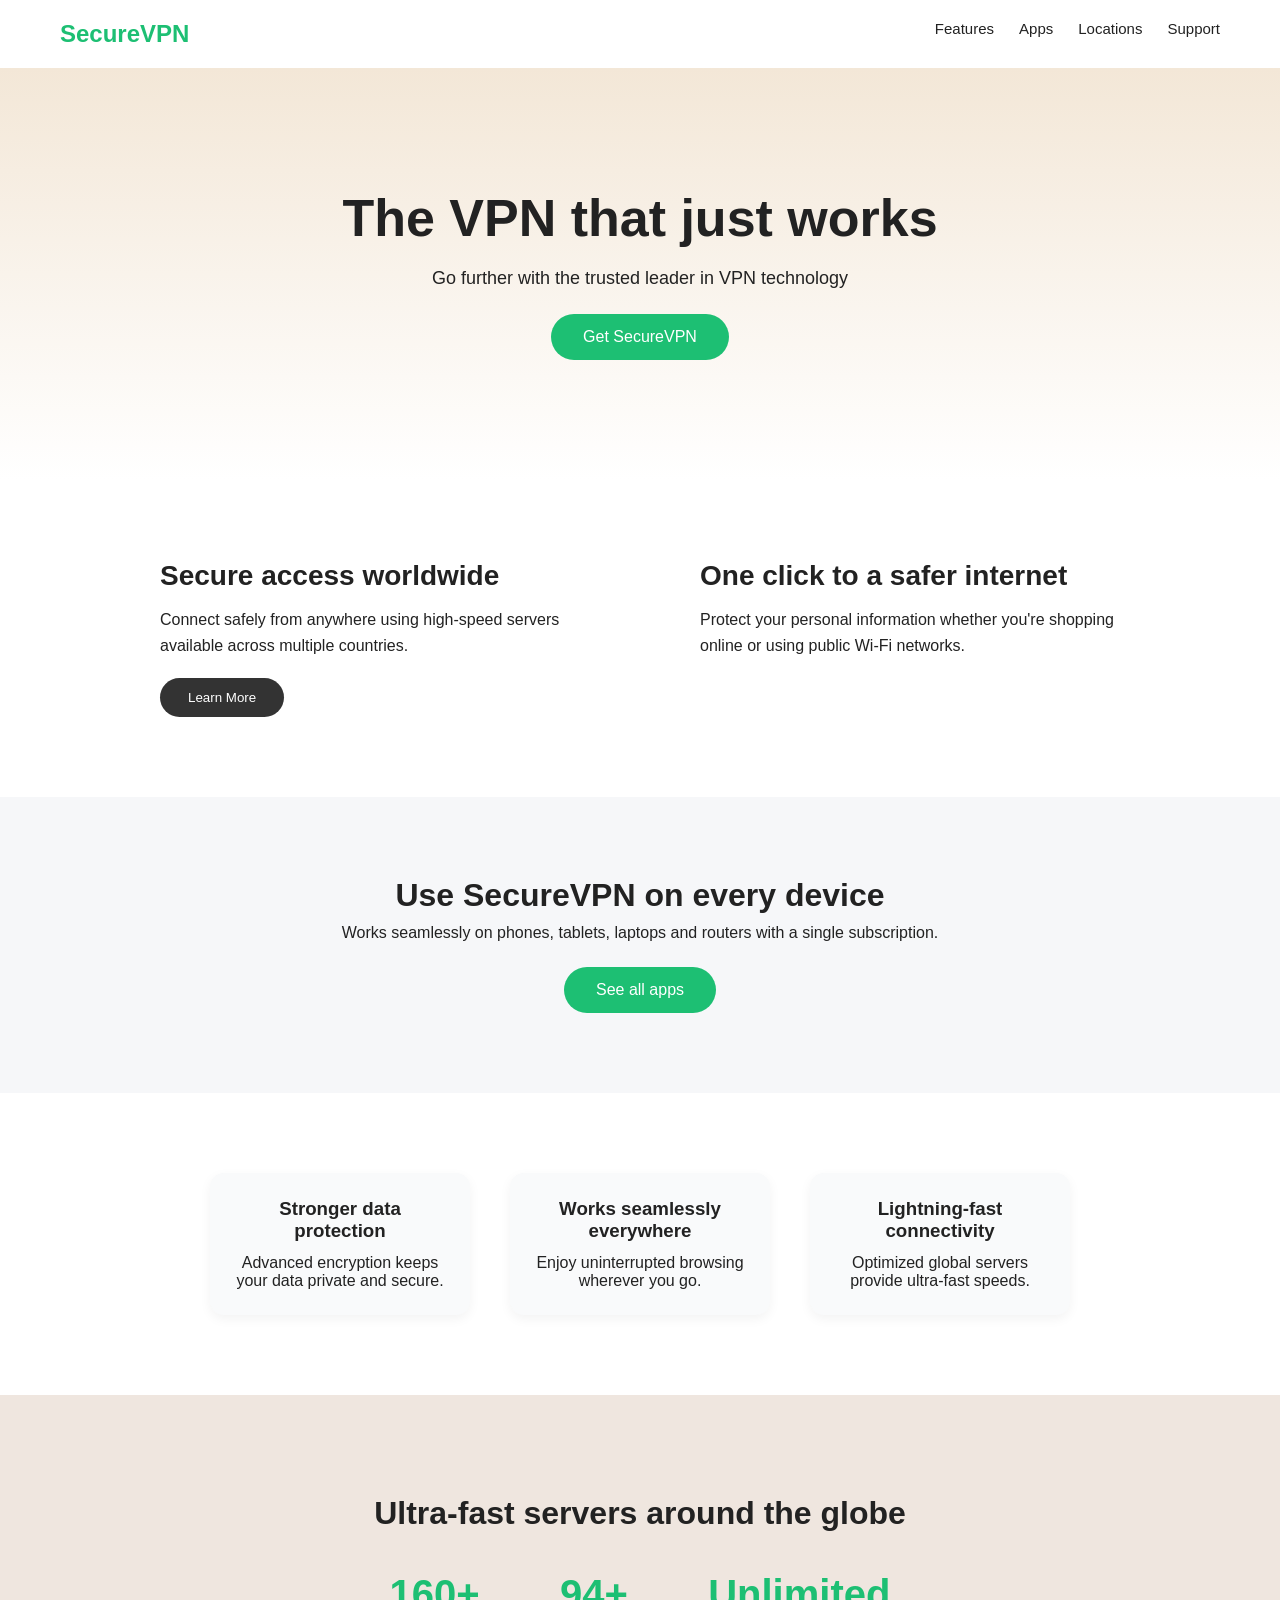
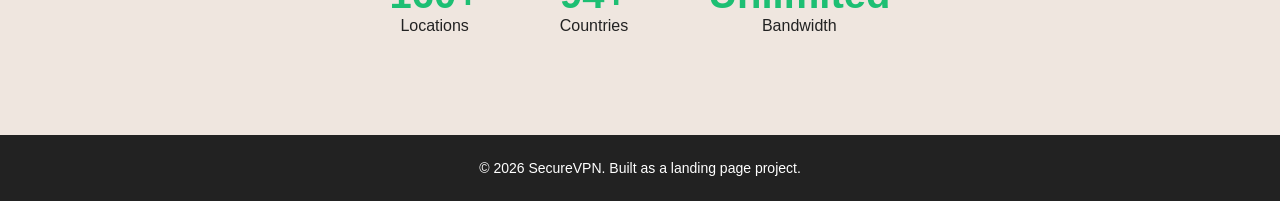
<file: Task1_LandingPage/index.html>
<!DOCTYPE html>
<html lang="en">
<head>
<meta charset="UTF-8">
<meta name="viewport" content="width=device-width, initial-scale=1.0">
<title>SecureVPN Landing Page</title>
<link rel="stylesheet" href="style.css">
</head>
<body>

<!-- NAVBAR -->
<nav class="navbar">
<h2 class="logo">SecureVPN</h2>
<ul>
<li>Features</li>
<li>Apps</li>
<li>Locations</li>
<li>Support</li>
</ul>
</nav>


<!-- HERO SECTION -->
<header class="hero">
<h1>The VPN that just works</h1>
<p>Go further with the trusted leader in VPN technology</p>
<button class="primary-btn">Get SecureVPN</button>
</header>


<!-- FEATURES SECTION 1 -->
<section class="features">
<div class="feature-text">
<h2>Secure access worldwide</h2>
<p>
Connect safely from anywhere using high-speed servers
available across multiple countries.
</p>
<button class="secondary-btn">Learn More</button>
</div>

<div class="feature-text">
<h2>One click to a safer internet</h2>
<p>
Protect your personal information whether you're shopping
online or using public Wi-Fi networks.
</p>
</div>
</section>


<!-- DEVICE SUPPORT SECTION -->
<section class="devices">
<h2>Use SecureVPN on every device</h2>
<p>
Works seamlessly on phones, tablets, laptops and routers
with a single subscription.
</p>
<button class="primary-btn">See all apps</button>
</section>


<!-- ADVANTAGES SECTION -->
<section class="advantages">
<div class="card">
<h3>Stronger data protection</h3>
<p>Advanced encryption keeps your data private and secure.</p>
</div>

<div class="card">
<h3>Works seamlessly everywhere</h3>
<p>Enjoy uninterrupted browsing wherever you go.</p>
</div>

<div class="card">
<h3>Lightning-fast connectivity</h3>
<p>Optimized global servers provide ultra-fast speeds.</p>
</div>
</section>


<!-- GLOBAL STATS SECTION -->
<section class="stats">
<h2>Ultra-fast servers around the globe</h2>

<div class="stats-box">
<div>
<h1>160+</h1>
<p>Locations</p>
</div>

<div>
<h1>94+</h1>
<p>Countries</p>
</div>

<div>
<h1>Unlimited</h1>
<p>Bandwidth</p>
</div>
</div>
</section>


<!-- FOOTER -->
<footer>
<p>© 2026 SecureVPN. Built as a landing page project.</p>
</footer>

</body>
</html>
</file>
<file: Task1_LandingPage/style.css>
/* ================= style.css ================= */

*{
margin:0;
padding:0;
box-sizing:border-box;
font-family:Segoe UI, sans-serif;
}

body{
background:#f6f7f9;
color:#222;
}


/* NAVBAR */
.navbar{
display:flex;
justify-content:space-between;
padding:20px 60px;
background:white;
box-shadow:0 2px 8px rgba(0,0,0,0.05);
}

.navbar ul{
display:flex;
list-style:none;
gap:25px;
font-size:15px;
cursor:pointer;
}

.logo{
color:#1dbf73;
}


/* HERO SECTION */
.hero{
text-align:center;
padding:120px 20px;
background:linear-gradient(to bottom,#f3e7d7,#ffffff);
}

.hero h1{
font-size:52px;
margin-bottom:20px;
}

.hero p{
font-size:18px;
margin-bottom:25px;
}

.primary-btn{
padding:14px 32px;
border:none;
background:#1dbf73;
color:white;
border-radius:30px;
font-size:16px;
cursor:pointer;
transition:.3s;
}

.primary-btn:hover{
background:#159a5c;
}

.secondary-btn{
padding:12px 28px;
border:none;
background:#333;
color:white;
border-radius:25px;
cursor:pointer;
}


/* FEATURES SECTION */
.features{
display:flex;
justify-content:center;
gap:120px;
padding:80px 40px;
flex-wrap:wrap;
background:white;
}

.feature-text{
max-width:420px;
}

.feature-text h2{
font-size:28px;
margin-bottom:15px;
}

.feature-text p{
font-size:16px;
margin-bottom:20px;
line-height:1.6;
}


/* DEVICE SECTION */
.devices{
text-align:center;
padding:80px 20px;
}

.devices h2{
font-size:32px;
margin-bottom:10px;
}

.devices p{
margin-bottom:25px;
font-size:16px;
}


/* ADVANTAGES SECTION */
.advantages{
display:flex;
justify-content:center;
gap:40px;
padding:80px 40px;
background:white;
flex-wrap:wrap;
}

.card{
width:260px;
background:#f9fafb;
padding:25px;
border-radius:14px;
box-shadow:0 4px 12px rgba(0,0,0,0.05);
text-align:center;
transition:.3s;
}

.card:hover{
transform:translateY(-6px);
}

.card h3{
margin-bottom:12px;
}


/* STATS SECTION */
.stats{
text-align:center;
padding:100px 20px;
background:#efe6df;
}

.stats h2{
font-size:32px;
margin-bottom:40px;
}

.stats-box{
display:flex;
justify-content:center;
gap:80px;
flex-wrap:wrap;
}

.stats-box h1{
font-size:40px;
color:#1dbf73;
}


/* FOOTER */
footer{
text-align:center;
padding:25px;
background:#222;
color:white;
font-size:14px;
}


/* RESPONSIVE DESIGN */
@media(max-width:768px){

.hero h1{
font-size:34px;
}

.features{
gap:40px;
}

.navbar{
padding:20px;
}

}
</file>
